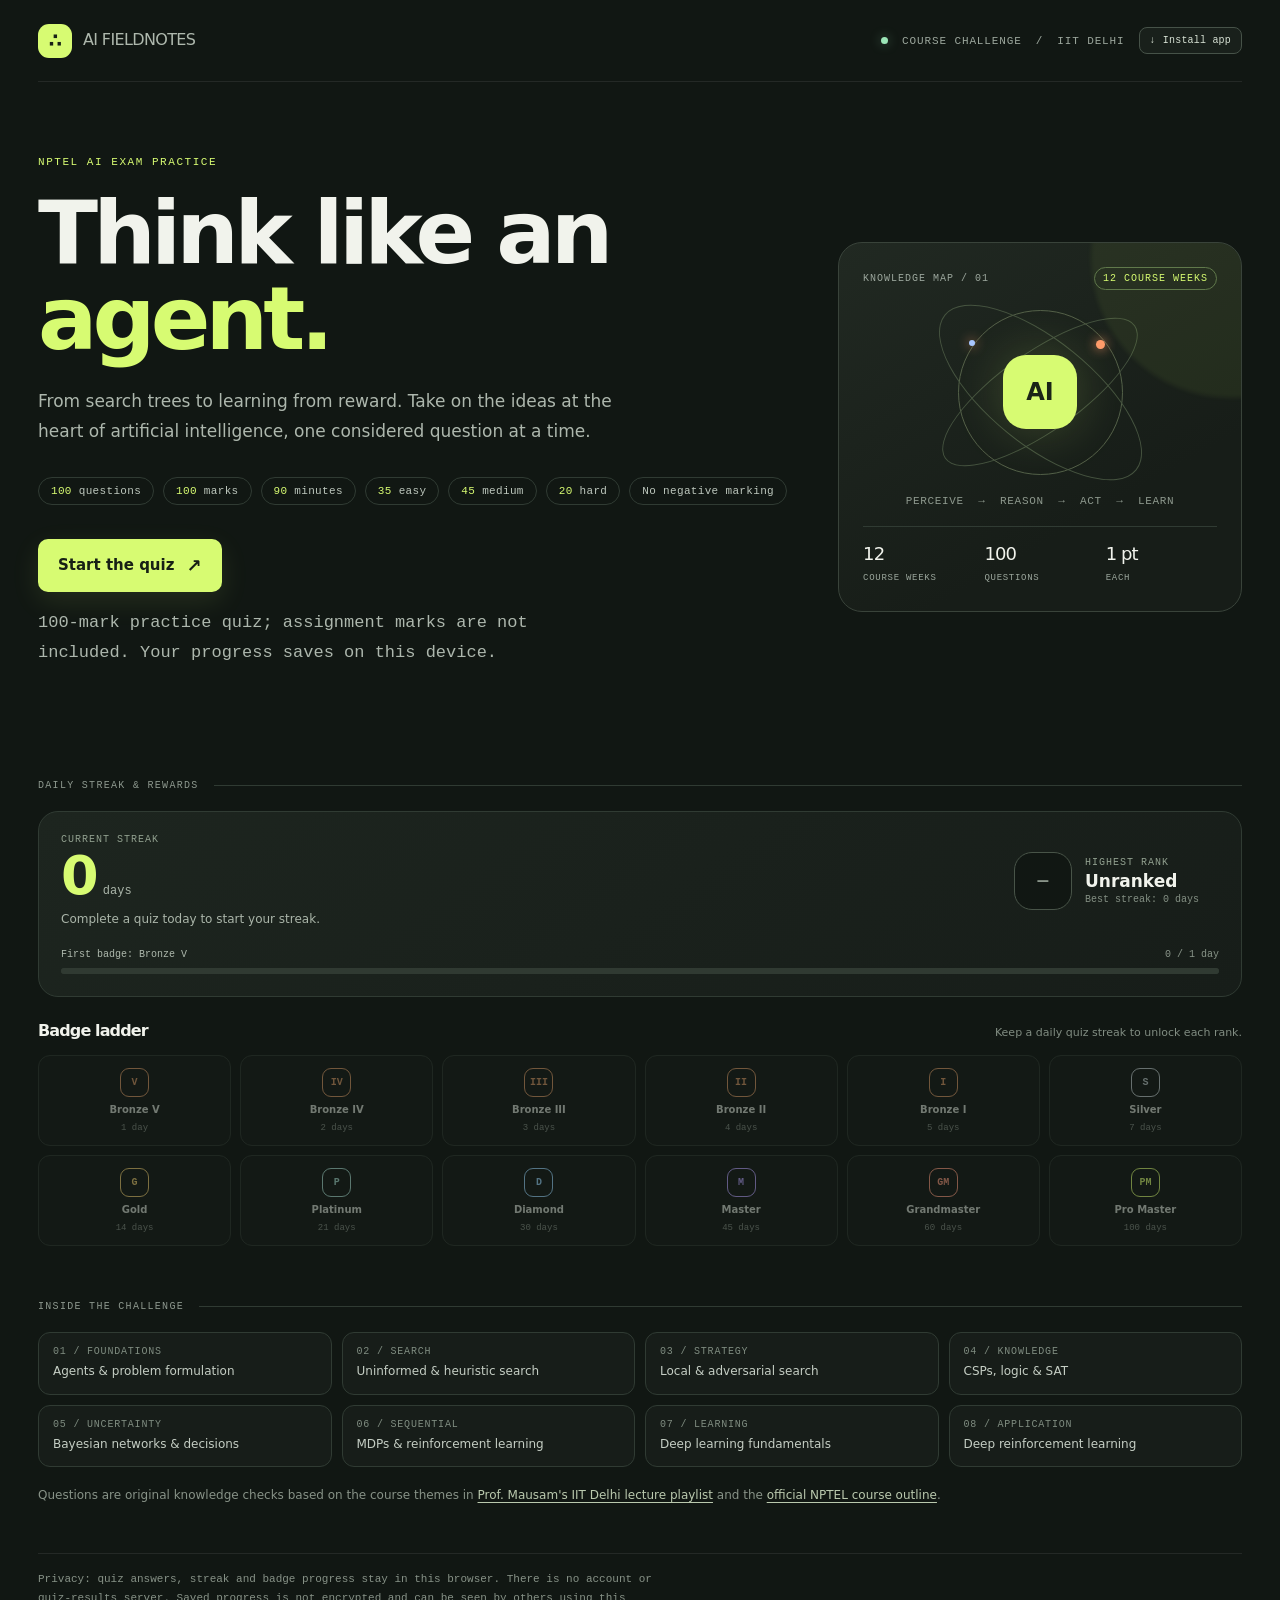
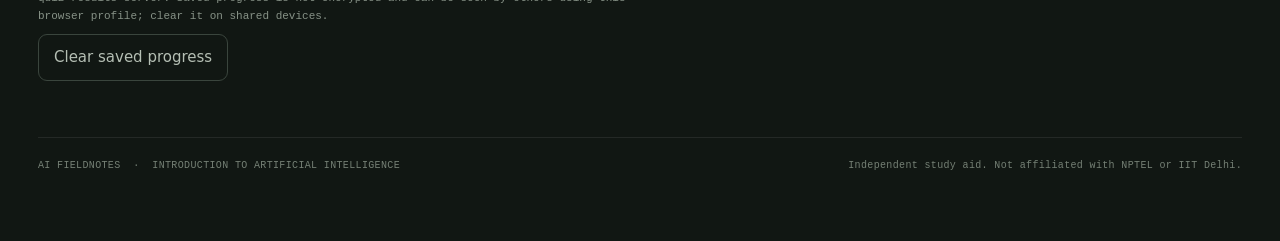
<file: index.html>
<!doctype html>
<html lang="en">
<head>
  <meta charset="utf-8">
  <meta name="viewport" content="width=device-width, initial-scale=1, viewport-fit=cover">
  <meta name="apple-mobile-web-app-capable" content="yes">
  <meta name="apple-mobile-web-app-status-bar-style" content="black-translucent">
  <meta name="apple-mobile-web-app-title" content="AI Fieldnotes">
  <meta name="mobile-web-app-capable" content="yes">
  <meta name="referrer" content="no-referrer">
  <meta http-equiv="Content-Security-Policy" content="default-src 'self'; script-src 'self'; style-src 'self'; img-src 'self' data:; font-src 'self'; connect-src 'self'; manifest-src 'self'; worker-src 'self'; base-uri 'self'; form-action 'self'; object-src 'none'">
  <link rel="manifest" href="./manifest.webmanifest">
  <link rel="icon" href="./favicon.svg" type="image/svg+xml">
  <link rel="apple-touch-icon" sizes="180x180" href="./icons/apple-touch-icon.png">
  <meta name="theme-color" content="#111713">
  <meta name="description" content="A 100-question, 100-mark exam practice quiz based on the IIT Delhi Introduction to Artificial Intelligence course.">
  <title>AI Fieldnotes — Introduction to Artificial Intelligence</title>

  <link rel="stylesheet" href="./styles.css?v=17">
</head>
<body>
  <div class="shell">
    <header class="topbar">
      <a class="brand" href="#" aria-label="AI Fieldnotes home"><span class="brand-mark">∴</span><span>AI <span>FIELDNOTES</span></span></a>
      <div class="top-right"><span class="status-dot"></span><span class="top-label">Course challenge</span><span aria-hidden="true" class="top-divider">/</span><span class="top-label">IIT Delhi</span><button id="install-btn" class="install-btn" type="button" aria-label="Install AI Fieldnotes">&#8595; <span>Install app</span></button></div>
    </header>

    <main id="welcome-view">
      <section class="hero">
        <div class="hero-copy">
          <div class="eyebrow">NPTEL AI exam practice</div>
          <h1>Think like an <span class="accent">agent.</span></h1>
          <p>From search trees to learning from reward. Take on the ideas at the heart of artificial intelligence, one considered question at a time.</p>
          <div class="pill-row"><span class="pill"><strong>100</strong> questions</span><span class="pill"><strong>100</strong> marks</span><span class="pill"><strong>90</strong> minutes</span><span class="pill"><strong>35</strong> easy</span><span class="pill"><strong>45</strong> medium</span><span class="pill"><strong>20</strong> hard</span><span class="pill">No negative marking</span></div>
          <div class="start-actions">
            <button id="start-btn" class="primary-btn" type="button" disabled aria-busy="true">Loading quiz...</button>
            <button id="end-saved-btn" class="quiet-btn hidden" type="button">End saved quiz and see results</button>
          </div>
          <p id="app-status" class="app-status" role="status" aria-live="polite">Preparing your quiz...</p>
          <p class="hero-note">100-mark practice quiz; assignment marks are not included. Your progress saves on this device.</p>
        </div>
        <aside class="visual-card" aria-label="Quiz overview">
          <div class="visual-top"><span>Knowledge map / 01</span><span class="live-tag">12 course weeks</span></div>
          <div class="orbit-wrap"><div class="orbit"><div class="orbit-core">AI</div><span class="orbit-dot"></span><span class="orbit-dot two"></span></div></div>
          <div class="visual-caption">PERCEIVE&nbsp; → &nbsp;REASON&nbsp; → &nbsp;ACT&nbsp; → &nbsp;LEARN</div>
          <div class="mini-stats"><div class="mini-stat"><b>12</b><span>Course weeks</span></div><div class="mini-stat"><b>100</b><span>Questions</span></div><div class="mini-stat"><b>1 pt</b><span>Each</span></div></div>
        </aside>
      </section>
      <section class="progress-section" aria-labelledby="progress-section-title">
        <div class="section-line" id="progress-section-title">Daily streak &amp; rewards</div>
        <div class="progress-panel">
          <div class="streak-overview">
            <div class="streak-primary">
              <span class="progress-label-small">Current streak</span>
              <div class="streak-number"><strong id="streak-current">0</strong><span>days</span></div>
              <p id="streak-message" class="streak-message">Complete a quiz today to start your streak.</p>
            </div>
            <div class="rank-summary">
              <div id="rank-seal" class="rank-seal" aria-hidden="true">—</div>
              <div class="rank-summary-copy">
                <span class="progress-label-small">Highest rank</span>
                <strong id="rank-current">Unranked</strong>
                <small id="streak-best">Best streak: 0 days</small>
              </div>
            </div>
          </div>
          <div class="rank-progress-wrap">
            <div class="rank-progress-caption"><span id="rank-next-label">First badge: Bronze V</span><span id="rank-next-count">0 / 1 day</span></div>
            <progress id="rank-progress" class="rank-progress" value="0" max="1" aria-label="Progress toward the next rank badge"></progress>
          </div>
        </div>
        <div class="badge-heading"><h3>Badge ladder</h3><p>Keep a daily quiz streak to unlock each rank.</p></div>
        <div id="badge-ladder" class="badge-ladder" role="list" aria-label="Streak rank badges"></div>
      </section>
      <section class="coverage" aria-labelledby="coverage-title">
        <div class="section-line" id="coverage-title">Inside the challenge</div>
        <div class="topic-grid">
          <div class="topic-chip"><b>01 / FOUNDATIONS</b>Agents & problem formulation</div>
          <div class="topic-chip"><b>02 / SEARCH</b>Uninformed & heuristic search</div>
          <div class="topic-chip"><b>03 / STRATEGY</b>Local & adversarial search</div>
          <div class="topic-chip"><b>04 / KNOWLEDGE</b>CSPs, logic & SAT</div>
          <div class="topic-chip"><b>05 / UNCERTAINTY</b>Bayesian networks & decisions</div>
          <div class="topic-chip"><b>06 / SEQUENTIAL</b>MDPs & reinforcement learning</div>
          <div class="topic-chip"><b>07 / LEARNING</b>Deep learning fundamentals</div>
          <div class="topic-chip"><b>08 / APPLICATION</b>Deep reinforcement learning</div>
        </div>
        <p class="source-note">Questions are original knowledge checks based on the course themes in <a href="https://youtube.com/playlist?list=PLp6ek2hDcoNB_YJCruBFjhF79f5ZHyBuz" target="_blank" rel="noreferrer">Prof. Mausam's IIT Delhi lecture playlist</a> and the <a href="https://archive.nptel.ac.in/content/syllabus_pdf/106102220.pdf" target="_blank" rel="noreferrer">official NPTEL course outline</a>.</p>
        <hr class="privacy-divider" aria-hidden="true">
        <p class="hero-note privacy-note">Privacy: quiz answers, streak and badge progress stay in this browser. There is no account or quiz-results server. Saved progress is not encrypted and can be seen by others using this browser profile; clear it on shared devices.</p>
        <button id="clear-saved-btn" class="quiet-btn" type="button">Clear saved progress</button>
      </section>
    </main>

    <main id="quiz-view" class="hidden" aria-live="polite"></main>
    <main id="result-view" class="hidden"></main>
    <footer class="footer"><span>AI FIELDNOTES &nbsp;·&nbsp; INTRODUCTION TO ARTIFICIAL INTELLIGENCE</span><span>Independent study aid. Not affiliated with NPTEL or IIT Delhi.</span></footer>
  </div>

  <div id="modal-root"></div>
  <div id="toast-root" aria-live="polite"></div>
    <script src="./app.js" defer></script>
</body>
</html>
</file>
<file: styles.css>
﻿    :root{color-scheme:dark;--bg:#111713;--panel:#191f1b;--panel2:#202823;--line:#303b33;--text:#f1f3ec;--muted:#9ca79d;--lime:#d7fb72;--lime-dark:#a7cd45;--orange:#ff9b6a;--green:#9be5b7;--red:#ff917f;--mono:ui-monospace,SFMono-Regular,Consolas,monospace;--sans:system-ui,-apple-system,BlinkMacSystemFont,"Segoe UI",sans-serif;--display:system-ui,-apple-system,BlinkMacSystemFont,"Segoe UI",sans-serif;--radius:18px}
    *{box-sizing:border-box}html{scroll-behavior:smooth}body{margin:0;background:var(--bg);color:var(--text);font-family:var(--sans);font-size:15px;line-height:1.55}button{font:inherit;color:inherit}button:focus-visible,a:focus-visible,summary:focus-visible{outline:2px solid var(--lime);outline-offset:3px}a{color:inherit}.shell{max-width:1280px;margin:auto;padding:0 38px}.topbar{height:82px;display:flex;align-items:center;justify-content:space-between;border-bottom:1px solid rgba(255,255,255,.08)}.brand{display:flex;gap:11px;align-items:center;text-decoration:none;font-family:var(--display);font-weight:800;font-size:16px;letter-spacing:-.04em}.brand-mark{width:34px;height:34px;border-radius:11px;background:var(--lime);color:#172015;display:grid;place-items:center;font-size:19px;font-weight:800}.brand span:last-child{color:#aeb8ad;font-weight:500}.top-right{display:flex;align-items:center;gap:14px;color:var(--muted);font:11px var(--mono);letter-spacing:.08em;text-transform:uppercase}.status-dot{width:7px;height:7px;background:var(--green);border-radius:50%;box-shadow:0 0 12px #9be5b766}.eyebrow{font:11px var(--mono);letter-spacing:.14em;text-transform:uppercase;color:var(--lime)}h1,h2,h3,p{margin-top:0}h1,h2,h3{font-family:var(--display);letter-spacing:-.055em}h1{font-size:clamp(48px,7vw,88px);line-height:.98;font-weight:700;margin:22px 0 25px;max-width:760px}h1 .accent{color:var(--lime)}h2{font-size:clamp(25px,3vw,36px);line-height:1.12;margin-bottom:10px}h3{font-size:19px;margin-bottom:7px}.muted{color:var(--muted)}.hero{display:grid;grid-template-columns:minmax(0,1.3fr) minmax(300px,.7fr);gap:50px;padding:74px 0 60px;align-items:center}.hero-copy p{max-width:585px;font-size:17px;line-height:1.75;color:#adb7ad;margin-bottom:30px}.pill-row{display:flex;gap:9px;flex-wrap:wrap;margin-bottom:34px}.pill{border:1px solid var(--line);border-radius:100px;padding:7px 12px;color:#bdc7bd;font:11px var(--mono);letter-spacing:.03em}.pill strong{color:var(--lime);font-weight:500}.primary-btn,.secondary-btn,.quiet-btn{border:0;cursor:pointer;transition:transform .18s ease,background .18s ease,border-color .18s ease}.primary-btn{display:inline-flex;align-items:center;justify-content:center;gap:12px;background:var(--lime);color:#172015;border-radius:10px;padding:15px 20px;font-weight:700;box-shadow:0 9px 28px #d7fb721a}.primary-btn:hover{background:#e2ff95;transform:translateY(-2px)}.primary-btn .arrow{font-size:18px;line-height:1}.hero-note{font:11px var(--mono);color:#879287;margin:16px 0 0}.visual-card{border:1px solid #39433a;background:linear-gradient(150deg,#212922,#171d18 70%);border-radius:24px;padding:24px;position:relative;overflow:hidden;min-height:370px}.visual-card:after{content:"";position:absolute;width:280px;height:280px;right:-130px;top:-125px;border-radius:50%;background:#c9f56410;filter:blur(2px)}.visual-top{display:flex;align-items:center;justify-content:space-between;font:10px var(--mono);letter-spacing:.1em;color:var(--muted);text-transform:uppercase}.live-tag{border:1px solid #59704a;color:var(--lime);border-radius:100px;padding:5px 8px}.orbit-wrap{height:205px;display:grid;place-items:center;position:relative}.orbit{width:165px;height:165px;border:1px solid #546049;border-radius:50%;display:grid;place-items:center;position:relative}.orbit:before,.orbit:after{content:"";position:absolute;border:1px solid #45533f;border-radius:50%;transform:rotate(-35deg)}.orbit:before{width:230px;height:78px}.orbit:after{width:245px;height:103px;transform:rotate(39deg)}.orbit-core{width:74px;height:74px;border-radius:23px;background:var(--lime);display:grid;place-items:center;color:#1b2417;font:800 24px var(--display);box-shadow:0 0 50px #d7fb7230;z-index:2}.orbit-dot{position:absolute;width:9px;height:9px;background:#ff9b6a;border-radius:50%;right:17px;top:29px;box-shadow:0 0 12px #ff9b6a}.orbit-dot.two{background:#a8c6ff;left:10px;bottom:36px;right:auto;width:6px;height:6px}.visual-caption{font:11px var(--mono);color:#8e998e;text-align:center;letter-spacing:.06em}.mini-stats{display:grid;grid-template-columns:1fr 1fr 1fr;border-top:1px solid var(--line);margin-top:19px;padding-top:16px;gap:10px}.mini-stat b{display:block;font:18px var(--display);letter-spacing:-.05em}.mini-stat span{font:9px var(--mono);color:var(--muted);letter-spacing:.08em;text-transform:uppercase}.section-line{display:flex;align-items:center;gap:15px;color:#8d988e;font:10px var(--mono);letter-spacing:.13em;text-transform:uppercase;margin-bottom:20px}.section-line:after{content:"";height:1px;background:var(--line);flex:1}.coverage{padding:25px 0 56px}.topic-grid{display:grid;grid-template-columns:repeat(4,1fr);gap:10px}.topic-chip{border:1px solid var(--line);border-radius:12px;padding:13px 14px;background:#171d19;color:#c5cec4;font-size:12px}.topic-chip b{display:block;font:10px var(--mono);color:#7f8c80;margin-bottom:5px;letter-spacing:.08em}.source-note{margin-top:19px;color:#879287;font-size:12px}.source-note a{color:#bac9ae;text-decoration-thickness:1px;text-underline-offset:3px}.footer{padding:22px 0 30px;border-top:1px solid rgba(255,255,255,.08);display:flex;justify-content:space-between;gap:20px;color:#758075;font:10px var(--mono);letter-spacing:.035em}
    .quiz-layout{display:grid;grid-template-columns:270px minmax(0,1fr);gap:25px;padding:34px 0 60px}.quiz-side,.question-panel,.result-card{border:1px solid var(--line);border-radius:var(--radius);background:var(--panel)}.quiz-side{padding:22px;height:max-content;position:sticky;top:18px}.side-heading{font:10px var(--mono);letter-spacing:.12em;color:#899489;text-transform:uppercase}.side-title{font:600 17px var(--display);margin:5px 0 2px}.side-meta{font:11px var(--mono);color:#879287}.progress-track{height:5px;border-radius:6px;background:#313a32;overflow:hidden;margin:18px 0 9px}.progress-fill{height:100%;width:0;background:var(--lime);transition:width .3s ease}.progress-label{display:flex;justify-content:space-between;font:10px var(--mono);color:#a1aca1}.question-nav{display:grid;grid-template-columns:repeat(5,1fr);gap:8px;margin:22px 0}.nav-number{aspect-ratio:1;border:1px solid #3b463d;border-radius:9px;background:transparent;color:#9ca69b;font:11px var(--mono);cursor:pointer;position:relative}.nav-number:hover{border-color:#a6be70;color:var(--text)}.nav-number.current{border-color:var(--lime);background:#d7fb7215;color:var(--lime)}.nav-number.answered:not(.current):after{content:"";position:absolute;width:4px;height:4px;right:5px;top:5px;background:var(--lime);border-radius:50%}.nav-number.flagged:before{content:"";position:absolute;left:5px;top:5px;width:5px;height:5px;background:var(--orange);border-radius:50%}.side-legend{display:flex;gap:12px;color:#839083;font:9px var(--mono);padding-top:14px;border-top:1px solid var(--line)}.legend-dot{display:inline-block;width:5px;height:5px;border-radius:50%;background:var(--lime);margin-right:5px;vertical-align:middle}.legend-dot.orange{background:var(--orange)}.timer-box{border:1px solid var(--line);border-radius:11px;display:flex;justify-content:space-between;padding:12px 13px;margin-top:18px}.timer-label{font:9px var(--mono);color:#879287;text-transform:uppercase;letter-spacing:.08em}.timer-value{font:13px var(--mono);color:#e7eee4}.timer-value.urgent{color:var(--orange)}.question-panel{padding:clamp(23px,4vw,42px);min-height:555px;display:flex;flex-direction:column}.q-topline{display:flex;align-items:center;justify-content:space-between;gap:12px;margin-bottom:33px}.q-number{font:11px var(--mono);color:#9ca69b;letter-spacing:.08em}.q-topic{border:1px solid #495541;border-radius:100px;padding:5px 10px;font:10px var(--mono);color:#c4df8d}.flag-btn{border:0;background:transparent;color:#8e998e;font-size:12px;cursor:pointer;padding:7px}.flag-btn:hover,.flag-btn.active{color:var(--orange)}.question-text{font:600 clamp(23px,3vw,32px)/1.3 var(--display);letter-spacing:-.04em;max-width:800px;margin-bottom:25px}.select-hint{font:10px var(--mono);color:#7f8a7f;margin-bottom:12px}.option-list{display:grid;gap:10px}.option{width:100%;text-align:left;display:grid;grid-template-columns:30px 1fr 18px;align-items:center;gap:13px;border:1px solid #343f36;background:#1b221d;padding:14px 15px;border-radius:12px;color:#dce2d9;cursor:pointer;transition:border .15s ease,background .15s ease}.option:hover{border-color:#71845c;background:#202a21}.option.selected{border-color:var(--lime);background:#d7fb720d}.option-key{height:25px;width:25px;border-radius:8px;border:1px solid #465147;color:#9eaa9e;display:grid;place-items:center;font:10px var(--mono)}.option.selected .option-key{background:var(--lime);border-color:var(--lime);color:#192016}.option-text{font-size:14px;line-height:1.5}.option-check{color:var(--lime);font-size:15px;opacity:0}.option.selected .option-check{opacity:1}.q-bottom{display:flex;justify-content:space-between;align-items:center;gap:10px;margin-top:auto;padding-top:30px}.quiet-btn{background:transparent;border:1px solid #3a453d;border-radius:9px;padding:11px 15px;color:#b5bfb4;cursor:pointer}.quiet-btn:hover:not(:disabled){border-color:#7c8d68;color:var(--text)}.quiet-btn:disabled{opacity:.35;cursor:default}.q-actions{display:flex;gap:9px}.q-bottom .primary-btn{padding:11px 16px;font-size:13px}.keyboard-tip{margin:20px 0 0;text-align:center;color:#788378;font:9px var(--mono)}.kbd{border:1px solid #39433b;border-radius:4px;padding:2px 4px;color:#a9b4a9}
    .result-wrap{padding:42px 0 64px;max-width:1000px;margin:auto}.result-hero{display:grid;grid-template-columns:1.1fr .9fr;gap:20px;margin:27px 0 20px}.result-card{padding:28px}.score-card{background:linear-gradient(145deg,#252e23,#1b221d);position:relative;overflow:hidden}.score-card:after{content:"";position:absolute;width:220px;height:220px;border:1px solid #d7fb721c;border-radius:50%;right:-100px;bottom:-130px;box-shadow:0 0 0 23px #d7fb7208,0 0 0 47px #d7fb7205}.score-label{font:10px var(--mono);letter-spacing:.12em;text-transform:uppercase;color:#a2af9e}.score-big{font:800 clamp(66px,10vw,100px)/1 var(--display);letter-spacing:-.09em;margin:16px 0 6px;color:var(--lime)}.score-big small{font-size:21px;color:#8f9a8e;letter-spacing:-.02em}.score-message{font-size:14px;color:#b9c4b7;max-width:430px}.score-card .primary-btn{margin-top:13px}.result-side{display:flex;flex-direction:column;gap:12px}.stat-card{flex:1;border:1px solid var(--line);background:var(--panel);border-radius:var(--radius);padding:19px 21px}.stat-card span{font:10px var(--mono);color:#89958a;letter-spacing:.1em;text-transform:uppercase}.stat-card b{display:block;font:600 25px var(--display);letter-spacing:-.05em;margin-top:3px}.section-title{display:flex;justify-content:space-between;align-items:baseline;gap:10px;margin:35px 0 14px}.section-title span{font:10px var(--mono);color:#818d82}.breakdown{display:grid;gap:8px}.break-row{display:grid;grid-template-columns:190px 1fr 60px;gap:15px;align-items:center;border:1px solid var(--line);background:#171d19;border-radius:10px;padding:12px 14px}.break-name{font-size:12px;color:#c2cbc1}.break-bar{appearance:none;width:100%;height:5px;border:0;background:#303a32;border-radius:9px;overflow:hidden;vertical-align:middle}.break-bar::-webkit-progress-bar{background:#303a32;border-radius:9px}.break-bar::-webkit-progress-value{background:#a8c867;border-radius:9px}.break-bar::-moz-progress-bar{background:#a8c867;border-radius:9px}.break-score{text-align:right;font:10px var(--mono);color:#aab5a9}.review-box{border:1px solid var(--line);background:var(--panel);border-radius:14px;margin-bottom:10px;overflow:hidden}.review-box summary{cursor:pointer;list-style:none;padding:15px 17px;display:grid;grid-template-columns:35px 1fr auto;align-items:start;gap:10px}.review-box summary::-webkit-details-marker{display:none}.review-icon{width:25px;height:25px;border-radius:8px;display:grid;place-items:center;font:12px var(--mono)}.review-icon.correct{background:#9be5b71b;color:var(--green)}.review-icon.incorrect{background:#ff917f19;color:var(--red)}.review-q{font-size:13px;line-height:1.45}.review-score{font:10px var(--mono);color:#98a397}.review-content{padding:0 20px 18px 62px;color:#aeb9ae;font-size:12px}.review-content p{margin:6px 0}.review-content b{color:#e7eee4}.review-content .correct-answer{color:var(--green)}.review-content .your-answer{color:var(--red)}.review-content .your-answer.neutral{color:#bbc4ba}.result-actions{display:flex;gap:9px;flex-wrap:wrap;margin-top:22px}.result-actions .primary-btn,.result-actions .quiet-btn{font-size:12px}.modal-backdrop{position:fixed;inset:0;background:#090c0ad9;display:grid;place-items:center;padding:20px;z-index:10;backdrop-filter:blur(5px)}.modal{width:min(440px,100%);border:1px solid #485446;background:#1b221d;border-radius:19px;padding:26px;box-shadow:0 20px 80px #0009}.modal h2{font-size:24px;margin-bottom:8px}.modal p{font-size:13px;color:#aab5a8}.modal-actions{display:flex;justify-content:flex-end;gap:8px;margin-top:22px}.hidden{display:none!important}.toast{position:fixed;bottom:20px;left:50%;transform:translateX(-50%);background:#273128;border:1px solid #58674b;color:#e8f2e1;border-radius:10px;padding:10px 15px;font:11px var(--mono);z-index:20;box-shadow:0 10px 35px #0007}
    @media(max-width:900px){.shell{padding:0 24px}.hero{gap:25px}.topic-grid{grid-template-columns:repeat(3,1fr)}.quiz-layout{grid-template-columns:220px minmax(0,1fr);gap:15px}.quiz-side{padding:16px}.question-nav{gap:5px}.nav-number{border-radius:7px}}
    @media(max-width:680px){.shell{padding:0 17px}.topbar{height:66px}.top-right{font-size:9px}.hero{grid-template-columns:1fr;padding:49px 0 42px;gap:32px}.hero-copy p{font-size:15px}.visual-card{min-height:340px}.topic-grid{grid-template-columns:repeat(2,1fr)}.coverage{padding-bottom:38px}.footer{font-size:9px;flex-direction:column;gap:7px}.quiz-layout{grid-template-columns:1fr;padding-top:17px}.quiz-side{position:static;padding:14px}.side-heading,.side-title,.side-meta,.side-legend{display:none}.progress-track{margin:0 0 7px}.progress-label{font-size:9px}.question-nav{display:flex;overflow-x:auto;margin:13px 0 0;padding:1px 1px 4px}.nav-number{flex:0 0 32px;width:32px;height:32px;aspect-ratio:auto}.timer-box{position:absolute;right:17px;top:73px;padding:6px 9px;gap:9px;border:0}.timer-label{display:none}.question-panel{min-height:calc(100dvh - 190px);padding:21px 17px}.q-topline{margin-bottom:25px;padding-right:2px}.question-text{font-size:25px}.option{grid-template-columns:27px 1fr 14px;gap:10px;padding:12px}.option-text{font-size:13px}.q-bottom{padding-top:24px}.q-bottom .primary-btn,.quiet-btn{padding:10px 12px}.keyboard-tip{display:none}.result-wrap{padding-top:28px}.result-hero{grid-template-columns:1fr}.score-card{padding:23px}.result-side{display:grid;grid-template-columns:1fr 1fr}.stat-card{padding:14px}.stat-card b{font-size:20px}.break-row{grid-template-columns:120px 1fr 45px;gap:8px;padding:10px}.break-name{font-size:10px}.review-box summary{grid-template-columns:28px 1fr auto;padding:13px 12px;gap:7px}.review-q{font-size:12px}.review-content{padding:0 13px 15px 47px}.section-title{margin-top:28px}}
    @media(max-width:370px){.shell{padding:0 12px}.top-right{gap:7px}.brand{font-size:14px}.topic-grid{gap:7px}.topic-chip{padding:10px}.q-actions{gap:5px}.q-bottom .primary-btn,.quiet-btn{font-size:11px;padding:9px}.question-text{font-size:22px}}
    @media(prefers-reduced-motion:reduce){*,*:before,*:after{scroll-behavior:auto!important;transition:none!important;animation:none!important}}
  

    .start-actions{display:flex;flex-wrap:wrap;align-items:center;gap:10px}
    .privacy-note{max-width:620px;line-height:1.7}
    .q-topline-info{display:flex;align-items:center;gap:9px;flex-wrap:wrap}
    .difficulty-badge{display:inline-block;border:1px solid var(--line);border-radius:100px;padding:4px 8px;font:9px var(--mono);letter-spacing:.08em}
    .difficulty-easy{color:var(--green);border-color:#3c6950}
    .difficulty-medium{color:#f4d68a;border-color:#6f5e34}
    .difficulty-hard{color:var(--orange);border-color:#73483b}
    body{padding-top:env(safe-area-inset-top);padding-bottom:env(safe-area-inset-bottom)}
    .install-btn{display:inline-flex;align-items:center;gap:7px;border:1px solid #465248;border-radius:8px;background:#19201b;color:#d8e2d5;padding:7px 10px;font:10px var(--mono);letter-spacing:.02em;cursor:pointer;transition:border-color .18s ease,background .18s ease}
    .install-btn:hover{border-color:var(--lime);background:#232c24}
    .install-btn:disabled{opacity:.65;cursor:default}
    .primary-btn:disabled{opacity:.7;cursor:wait;transform:none}
    .app-status{font:11px var(--mono);color:#a8b39f;margin:11px 0 0}
    .app-status.error{color:var(--orange);max-width:470px;line-height:1.7}
    @media(min-width:901px){.shell{padding-left:max(38px,env(safe-area-inset-left));padding-right:max(38px,env(safe-area-inset-right))}}
    @media(min-width:681px) and (max-width:900px){.shell{padding-left:max(24px,env(safe-area-inset-left));padding-right:max(24px,env(safe-area-inset-right))}}
    @media(max-width:680px){.shell{padding-left:max(17px,env(safe-area-inset-left));padding-right:max(17px,env(safe-area-inset-right))}.top-label,.top-divider{display:none}.top-right{gap:8px}.install-btn{padding:7px 8px}}
    @media(max-width:370px){.shell{padding-left:max(12px,env(safe-area-inset-left));padding-right:max(12px,env(safe-area-inset-right))}.install-btn span{display:none}.install-btn{font-size:14px}}
  

    @media print {
      :root{color-scheme:light;--bg:#fff;--panel:#fff;--text:#111;--muted:#555;--line:#ddd}
      body{background:#fff;color:#111}.shell{max-width:none;padding:0}.topbar,.footer,.result-actions,.score-card .primary-btn{display:none!important}
      #welcome-view,#quiz-view{display:none!important}#result-view{display:block!important}.result-wrap{padding:0;max-width:none}
      .result-card,.stat-card,.break-row,.review-box{background:#fff;border-color:#ddd;break-inside:avoid}
      .score-card:after{display:none}.score-big{color:#304915}.result-review{break-inside:avoid}
      details.review-box{display:block}details.review-box:not([open])>.review-content{display:block}
      .result-hero{grid-template-columns:1.1fr .9fr}.section-title{margin:18px 0 8px}
    }
  

.coverage .privacy-divider{border:0;border-top:1px solid rgba(255,255,255,.08);width:100%;margin:48px 0 16px}.coverage .privacy-note{margin-top:0}.coverage #clear-saved-btn{margin-top:8px}

.progress-section{padding:22px 0 30px}.progress-panel{border:1px solid var(--line);border-radius:20px;background:linear-gradient(145deg,#1d251f,#171d19);padding:22px}.streak-overview{display:grid;grid-template-columns:minmax(0,1fr) auto;align-items:center;gap:24px}.progress-label-small{display:block;color:#91a08f;font:10px var(--mono);letter-spacing:.1em;text-transform:uppercase}.streak-number{display:flex;align-items:baseline;gap:8px;margin:4px 0}.streak-number strong{color:var(--lime);font:700 54px/1 var(--display);letter-spacing:-.07em}.streak-number span{color:#aab5a9;font:12px var(--mono)}.streak-message{margin:7px 0 0;color:#aab5a9;font-size:12px}.rank-summary{display:flex;align-items:center;gap:13px;min-width:205px}.rank-seal{width:58px;height:58px;flex:0 0 58px;display:grid;place-items:center;border:1px solid #485448;border-radius:18px;background:#111713;color:#899489;font:700 18px var(--mono)}.rank-seal.rank-bronze{color:#d99b68;border-color:#805b3e}.rank-seal.rank-silver{color:#c3d0d1;border-color:#697b7a}.rank-seal.rank-gold{color:#f0cf72;border-color:#817046}.rank-seal.rank-platinum{color:#a9e0d3;border-color:#527d74}.rank-seal.rank-diamond{color:#9bd8ff;border-color:#4c7892}.rank-seal.rank-master{color:#b8a4ff;border-color:#6a5d94}.rank-seal.rank-grandmaster{color:#ff9e80;border-color:#8a5847}.rank-seal.rank-pro-master{color:var(--lime);border-color:#80964a}.rank-summary-copy{display:grid;gap:3px}.rank-summary-copy strong{color:var(--text);font:600 17px var(--display)}.rank-summary-copy small{color:#849084;font:10px var(--mono)}.rank-progress-wrap{margin-top:21px}.rank-progress-caption{display:flex;justify-content:space-between;gap:12px;margin-bottom:8px;color:#aeb9ad;font:10px var(--mono)}.rank-progress-caption span:last-child{color:#889488;text-align:right}.rank-progress{appearance:none;display:block;width:100%;height:6px;border:0;border-radius:8px;background:#303a32;overflow:hidden}.rank-progress::-webkit-progress-bar{background:#303a32;border-radius:8px}.rank-progress::-webkit-progress-value{background:var(--lime);border-radius:8px;transition:width .25s ease}.rank-progress::-moz-progress-bar{background:var(--lime);border-radius:8px}.badge-heading{display:flex;align-items:baseline;justify-content:space-between;gap:12px;margin:22px 0 11px}.badge-heading h3{margin:0;font-size:16px}.badge-heading p{margin:0;color:#818d82;font-size:11px}.badge-ladder{display:grid;grid-template-columns:repeat(6,minmax(0,1fr));gap:9px}.rank-tile{min-width:0;min-height:91px;display:flex;flex-direction:column;align-items:center;justify-content:center;gap:5px;border:1px solid #303a32;border-radius:12px;background:#171d19;opacity:.48;text-align:center}.rank-tile.unlocked{opacity:1;background:linear-gradient(150deg,#202821,#171d19)}.rank-tile.current{border-color:var(--rank-color);box-shadow:0 0 0 1px rgba(255,255,255,.04)}.rank-tile.rank-bronze{--rank-color:#d99b68}.rank-tile.rank-silver{--rank-color:#c3d0d1}.rank-tile.rank-gold{--rank-color:#f0cf72}.rank-tile.rank-platinum{--rank-color:#a9e0d3}.rank-tile.rank-diamond{--rank-color:#9bd8ff}.rank-tile.rank-master{--rank-color:#b8a4ff}.rank-tile.rank-grandmaster{--rank-color:#ff9e80}.rank-tile.rank-pro-master{--rank-color:#d7fb72}.rank-token{width:29px;height:29px;display:grid;place-items:center;border:1px solid var(--rank-color);border-radius:9px;color:var(--rank-color);font:700 10px var(--mono)}.rank-tile strong{max-width:100%;overflow-wrap:anywhere;color:#dce4d9;font-size:10px}.rank-tile small{color:#879287;font:9px var(--mono)}.reward-result{display:flex;align-items:center;gap:16px;margin:0 0 22px;padding:18px 20px;border:1px solid var(--line);border-radius:16px;background:linear-gradient(120deg,#202a21,#171d19)}.reward-seal{width:52px;height:52px;flex-basis:52px;border-radius:16px}.reward-result-copy{display:grid;gap:4px}.reward-result-copy>strong{color:var(--text);font:600 18px var(--display)}.reward-result-copy p{margin:0;color:#aab5a8;font-size:12px;line-height:1.55}
@media(max-width:900px){.badge-ladder{grid-template-columns:repeat(4,minmax(0,1fr))}}
@media(max-width:680px){.progress-section{padding:12px 0 20px}.progress-panel{padding:17px}.streak-overview{grid-template-columns:1fr;gap:17px}.rank-summary{min-width:0}.badge-ladder{grid-template-columns:repeat(3,minmax(0,1fr))}.badge-heading{align-items:flex-start;flex-direction:column;gap:5px}.rank-tile{min-height:84px}.reward-result{align-items:flex-start;padding:15px}.reward-seal{width:44px;height:44px;flex-basis:44px;border-radius:13px}}
@media(max-width:370px){.badge-ladder{grid-template-columns:repeat(2,minmax(0,1fr))}.rank-progress-caption{font-size:9px}.streak-number strong{font-size:48px}}

/* Phone layout and touch targets */
@media(max-width:680px){
  html,body{width:100%;min-width:0}
  .shell,#welcome-view,#quiz-view,#result-view,.hero-copy,.visual-card,.progress-panel,.quiz-layout,.quiz-side,.question-panel,.result-wrap{min-width:0}
  .topbar{gap:8px}
  .brand{min-width:0;gap:8px;white-space:nowrap}
  .top-right{flex:0 0 auto}
  .hero{padding-top:38px}
  .hero-copy p,.source-note,.privacy-note{overflow-wrap:anywhere}
  .hero-copy .pill-row{gap:7px}
  .pill{padding:6px 9px;font-size:10px}
  .start-actions{display:grid;grid-template-columns:minmax(0,1fr);align-items:stretch}
  .start-actions .primary-btn,.start-actions .quiet-btn{width:100%;min-height:46px;white-space:normal}
  .visual-card{width:100%;padding:19px}
  .visual-top{gap:8px;font-size:9px}
  .visual-caption{font-size:9px}
  .mini-stat span{font-size:8px}
  .quiz-layout{gap:10px}
  .quiz-side{display:grid;grid-template-columns:minmax(0,1fr) auto;align-items:center;gap:0 12px}
  .progress-track{grid-column:1;grid-row:1;margin:0 0 7px}
  .timer-box{position:static;grid-column:2;grid-row:1;align-self:center;margin:0;padding:4px 0 7px;white-space:nowrap}
  .progress-label{grid-column:1 / -1;grid-row:2}
  .question-nav{grid-column:1 / -1;grid-row:3;width:100%;gap:7px;padding:3px 1px 7px;overscroll-behavior-x:contain;scrollbar-width:thin;-webkit-overflow-scrolling:touch}
  .nav-number{flex-basis:40px;width:40px;height:40px;min-height:40px}
  .side-legend{display:none}
  .question-panel{min-height:440px;min-height:calc(100svh - 235px);min-height:calc(100dvh - 235px);padding:18px 15px}
  .q-topline{align-items:flex-start;gap:8px;margin-bottom:22px}
  .q-topline-info{min-width:0;gap:6px}
  .q-topic{max-width:100%;overflow-wrap:anywhere}
  .flag-btn{flex:0 0 auto;min-height:40px;padding:7px 3px}
  .question-text{font-size:clamp(22px,6vw,27px);overflow-wrap:anywhere}
  .option{grid-template-columns:28px minmax(0,1fr) 16px;min-height:50px;gap:9px;padding:12px 10px}
  .option-text{min-width:0;overflow-wrap:anywhere}
  .q-bottom{flex-wrap:wrap;align-items:stretch}
  .q-bottom>.quiet-btn,.q-actions,.q-actions .primary-btn{min-height:44px}
  .q-actions .primary-btn{white-space:normal}
  .break-row{grid-template-columns:minmax(88px,1.1fr) minmax(35px,1fr) 38px;gap:7px;padding:10px}
  .break-name{overflow-wrap:anywhere}
  .review-box summary{grid-template-columns:28px minmax(0,1fr) auto}
  .review-q{min-width:0;overflow-wrap:anywhere}
  .review-score{white-space:nowrap}
  .modal{max-height:calc(100svh - 40px);max-height:calc(100dvh - 40px);overflow-y:auto}
  .modal-actions{flex-wrap:wrap}
  .modal-actions button{min-height:44px}
  .toast{width:max-content;max-width:calc(100vw - 32px);text-align:center;overflow-wrap:anywhere}
}
@media(max-width:370px){
  .shell{padding-left:max(12px,env(safe-area-inset-left));padding-right:max(12px,env(safe-area-inset-right))}
  h1{font-size:clamp(38px,12vw,46px)}
  .brand{font-size:13px;gap:6px}
  .brand-mark{width:30px;height:30px}
  .top-right{gap:6px}
  .install-btn{min-height:40px}
  .visual-card{padding:15px}
  .orbit-wrap{overflow:hidden}
  .q-bottom{display:grid;grid-template-columns:minmax(0,1fr) minmax(0,1fr);gap:8px}
  .q-bottom>.quiet-btn,.q-actions{width:100%;min-width:0}
  .q-actions{gap:0}
  .q-actions .primary-btn{width:100%;padding:9px 7px;font-size:11px}
  .q-bottom>.quiet-btn{padding:9px 7px;font-size:11px}
  .progress-panel{padding:14px}
  .rank-progress-caption{align-items:flex-start}
  .rank-progress-caption span:first-child{min-width:0}
  .rank-progress-caption span:last-child{white-space:nowrap}
  .review-content{padding-left:44px}
}
@media(orientation:landscape) and (max-height:500px) and (max-width:900px){
  .hero{grid-template-columns:minmax(0,1.2fr) minmax(220px,.8fr);gap:20px;padding:24px 0}
  .hero h1{font-size:clamp(38px,7vw,58px)}
  .visual-card{min-height:290px}
  .orbit-wrap{height:150px}
  .quiz-layout{grid-template-columns:180px minmax(0,1fr)}
  .question-panel{min-height:calc(100dvh - 110px)}
}
</file>
